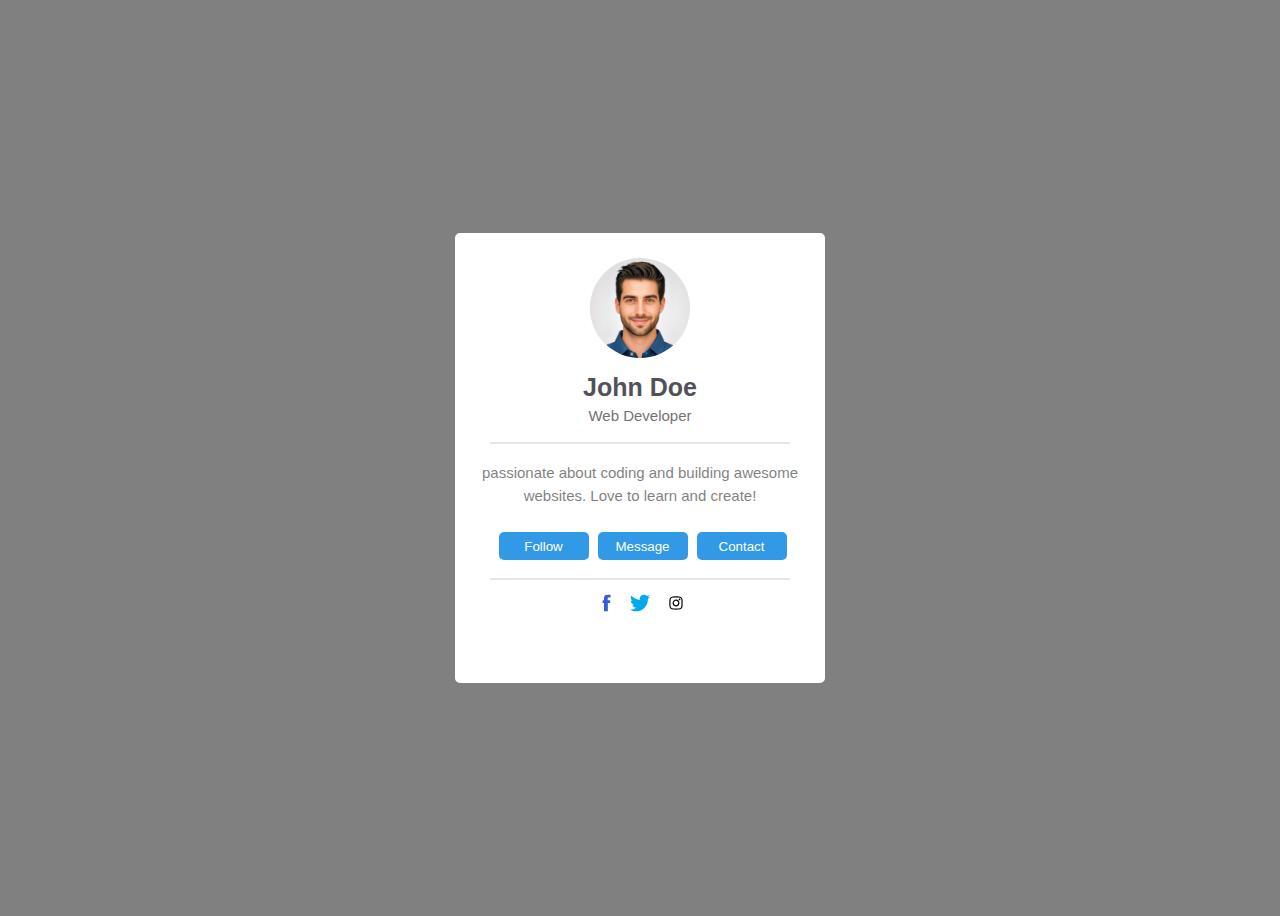
<file: day 1/index.html>
<!DOCTYPE html>
<html lang="en">
  <head>
    <meta charset="UTF-8" />
    <meta name="viewport" content="width=device-width, initial-scale=1.0" />
    <title>Document</title>
    <link rel="stylesheet" href="index.css" />
  </head>
  <body>
    <div id="container">
      <div id="column">
        <div id="profile-card">
          <img id="profile-pic" src="assets/profile.avif" alt="profile image" />
        </div>
        <p id="name">John Doe</p>
        <p id="profession">Web Developer</p>
        <hr />
        <p id="tagline">
          passionate about coding and building awesome websites. Love to learn
          and create!
        </p>
        <div>
          <button>Follow</button>
          <button>Message</button>
          <button>Contact</button>
        </div>
      </div>
      <hr />
      <div id="logo-container">
        <img class="logo" src="assets/facebook.svg" alt="facebook" />
        <img class="logo" src="assets/twitter.svg" alt="twitter" />
        <img class="logo" src="assets/instagram.svg" alt="instagram" />
      </div>
    </div>
  </body>
</html>
</file>
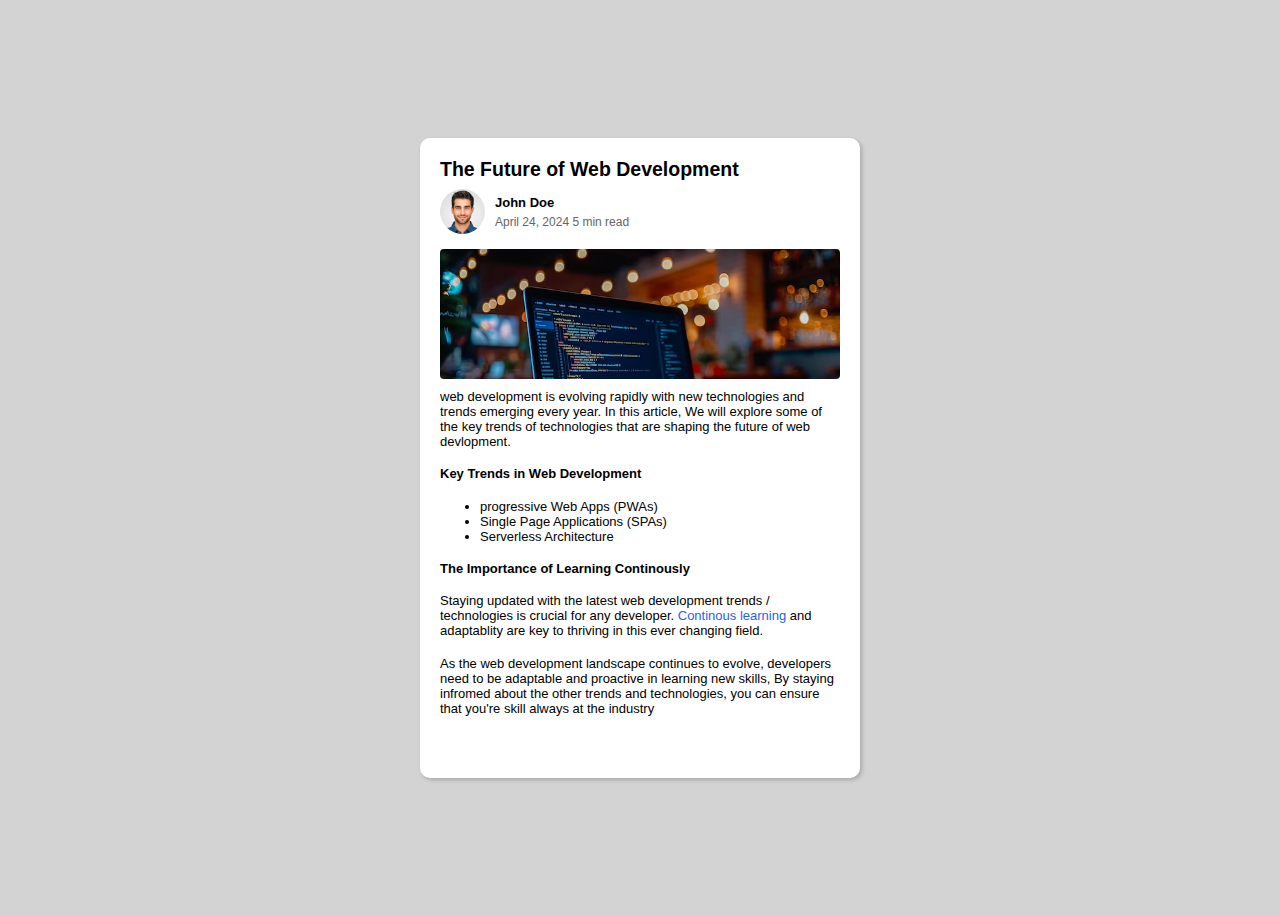
<file: day 2/index.html>
<!DOCTYPE html>
<html lang="en">
<head>
    <link rel="stylesheet" href="index.css">
    <meta charset="UTF-8">
    <meta name="viewport" content="width=device-width, initial-scale=1.0">
    <title>Document</title>
</head>
<body>
    <div id="container">
        <h2>
            The Future of Web Development
        </h2>
        <div id="subheading">
            <div id="profile-card">
                <img id="profile"src="assets/profile.avif" alt="profile">
            </div>
            <div>
                <p id="name">
                    John Doe
                </p>
                <p id="date">
                    April 24, 2024 5 min read
                </p>
            </div>
        </div>
        <div id="banner">
            <img id="banner-image" src="assets/coding.avif" alt="coding-banner">
        </div>
        <p>
            web development is evolving rapidly with new technologies and trends emerging every year. In this article, We will explore some of the key trends of technologies that are shaping the future of web devlopment.
        </p>
        <h4>
            Key Trends in Web Development
        </h4>
        <ul>
            <li>progressive Web Apps (PWAs)</li>
            <li>Single Page Applications (SPAs)</li>
            <li>Serverless Architecture</li>
        </ul>
        <h4>
            The Importance of Learning Continously
        </h4>
        <p id="paragraph1">
            Staying updated with the latest web development trends / technologies is crucial for any developer. <a href="">Continous learning</a> and adaptablity are key to thriving in this ever changing field.
        </p>
        <p>
            As the web development landscape continues to evolve, developers need to be adaptable and proactive in learning new skills, By staying infromed about the other trends and technologies, you can ensure that you're skill always at the industry
        </p>
    </div>
</body>
</html>
</file>
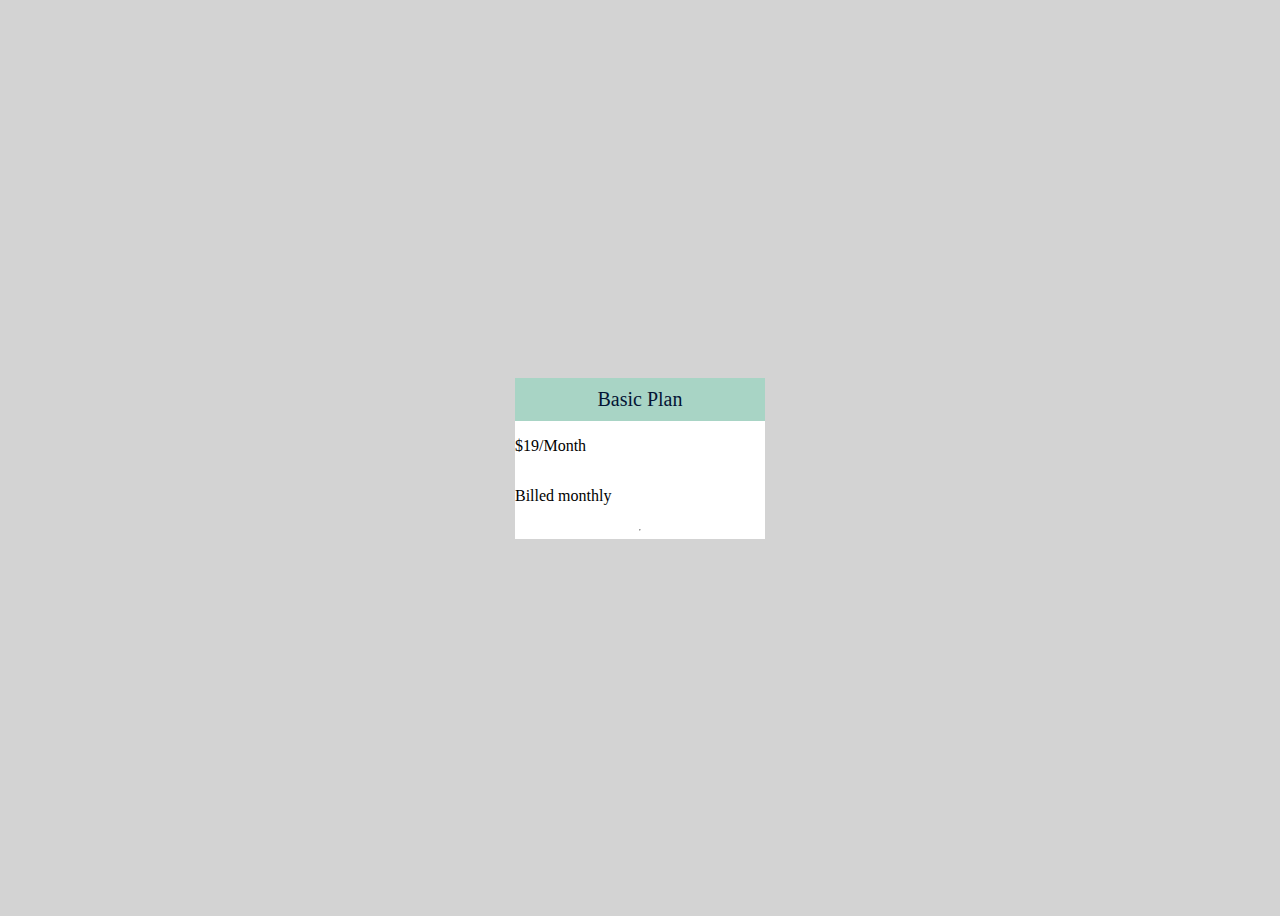
<file: day 3/index.html>
<!DOCTYPE html>
<html lang="en">
  <head>
    <link rel="stylesheet" href="index.css" />
    <meta charset="UTF-8" />
    <meta name="viewport" content="width=device-width, initial-scale=1.0" />
    <title>Document</title>
  </head>
  <body>
    <div id="container">
        <div id="heading">Basic Plan</div>
        <p>$19/Month</p>
        <p>Billed monthly</p>
        <hr>
        
    </div>
  </body>
</html>
</file>
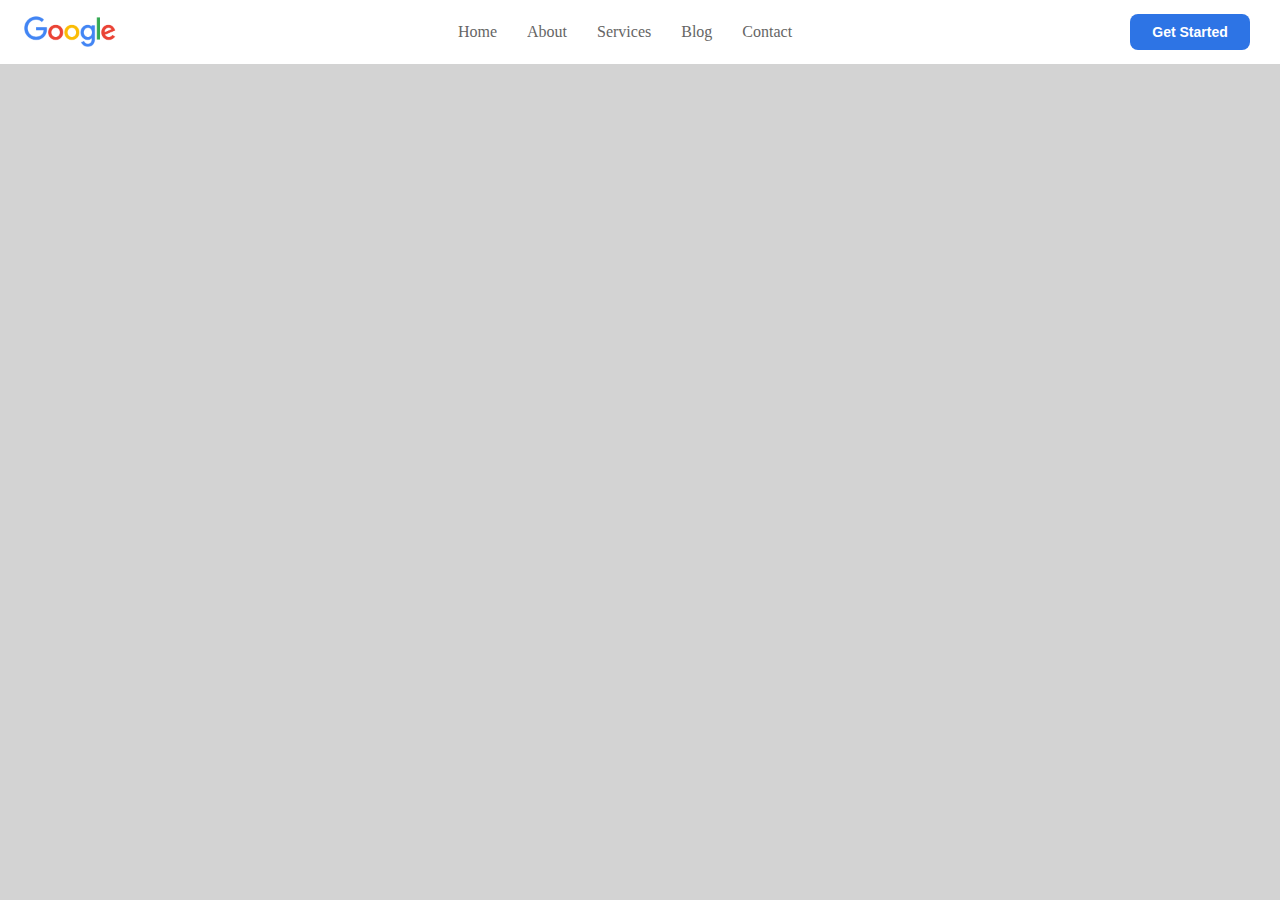
<file: day 4/index.html>
<!DOCTYPE html>
<html lang="en">
<head>
    <link rel="stylesheet" href="index.css">
    <meta charset="UTF-8">
    <meta name="viewport" content="width=device-width, initial-scale=1.0">
    <title>Document</title>
</head>
<body>
    <nav>
        <img src="assets/logo.png" alt="google logo">
        <ul>
            <li>Home</li>
            <li>About</li>
            <li>Services</li>
            <li>Blog</li>
            <li>Contact</li>
        </ul>
        <button>
            Get Started
        </button>
    </nav>
</body>
</html>
</file>
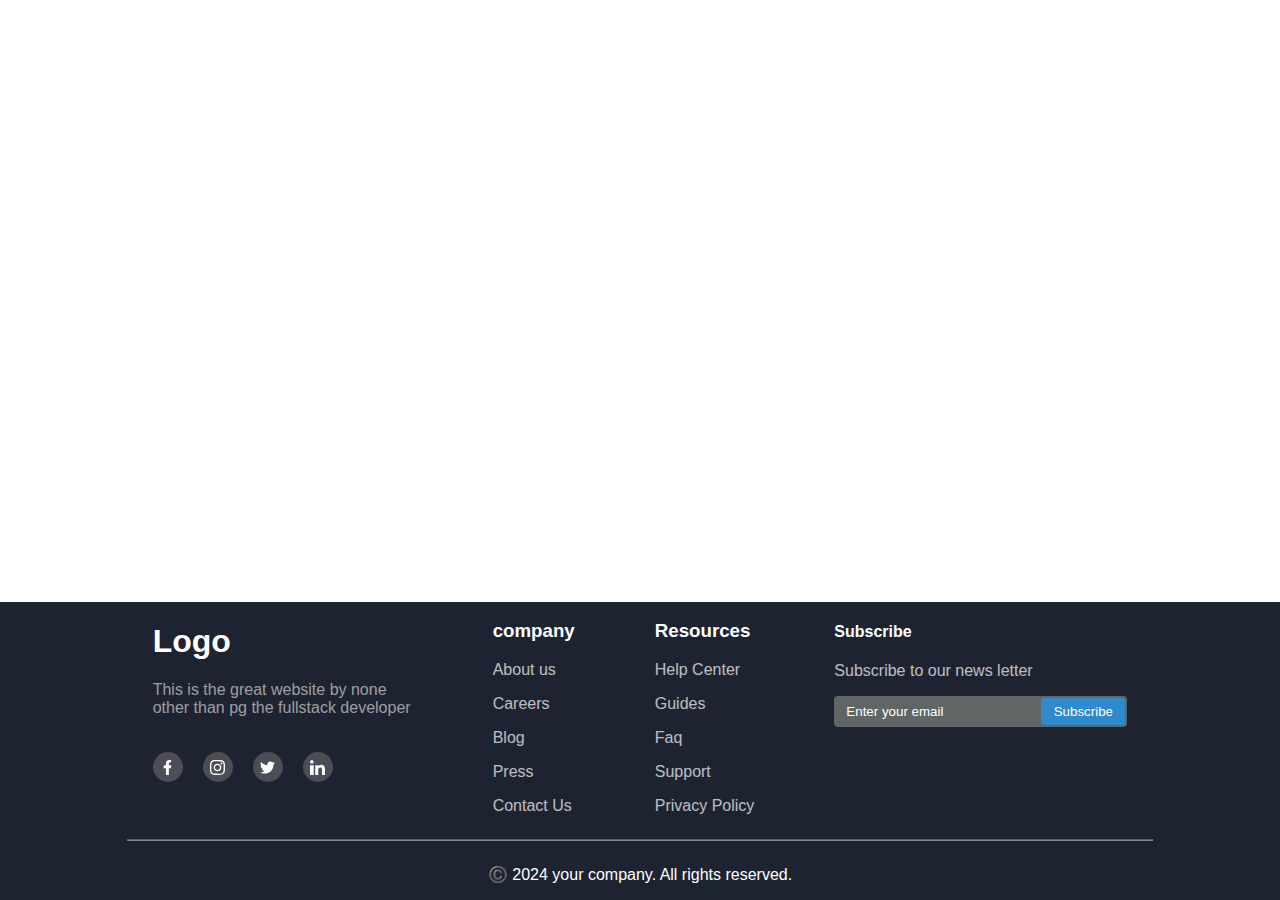
<file: day 5/index.html>
<!DOCTYPE html>
<html lang="en">
  <head>
    <link rel="stylesheet" href="index.css" />
    <meta charset="UTF-8" />
    <meta name="viewport" content="width=device-width, initial-scale=1.0" />
    <title>Footer</title>
  </head>
  <body>
    <main></main>
    <footer>
      <div id="outer-container">
        <div id="left-section">
          <h1>Logo</h1>
          <p id="tagline">
            This is the great website by none other than pg the fullstack
            developer
          </p>
          <div id="logos">
            <div class="iconbg"><img src="assets/facebook.svg" alt="" /></div>
            <div class="iconbg"><img src="assets/instagram.svg" alt="" /></div>
            <div class="iconbg"><img src="assets/twitter.svg" alt="" /></div>
            <div class="iconbg"><img src="assets/linkedin.svg" alt="" /></div>
          </div>
        </div>
        <div>
          <h3>company</h3>
          <div class="list">
            <p>About us</p>
            <p>Careers</p>
            <p>Blog</p>
            <p>Press</p>
            <p>Contact Us</p>
          </div>
        </div>
        <div>
          <h3>Resources</h3>
          <div class="list">
            <p>Help Center</p>
            <p>Guides</p>
            <p>Faq</p>
            <p>Support</p>
            <p>Privacy Policy</p>
          </div>
        </div>
        <div>
          <h4>Subscribe</h4>
          <p class="list">Subscribe to our news letter</p>
          <div class="inputbox">
            <input type="text" placeholder="Enter your email" >
             <button>Subscribe</button></div>
        </div>
      </div>
      <hr />
      <p>©️ 2024 your company. All rights reserved.</p>
    </footer>
  </body>
</html>
</file>
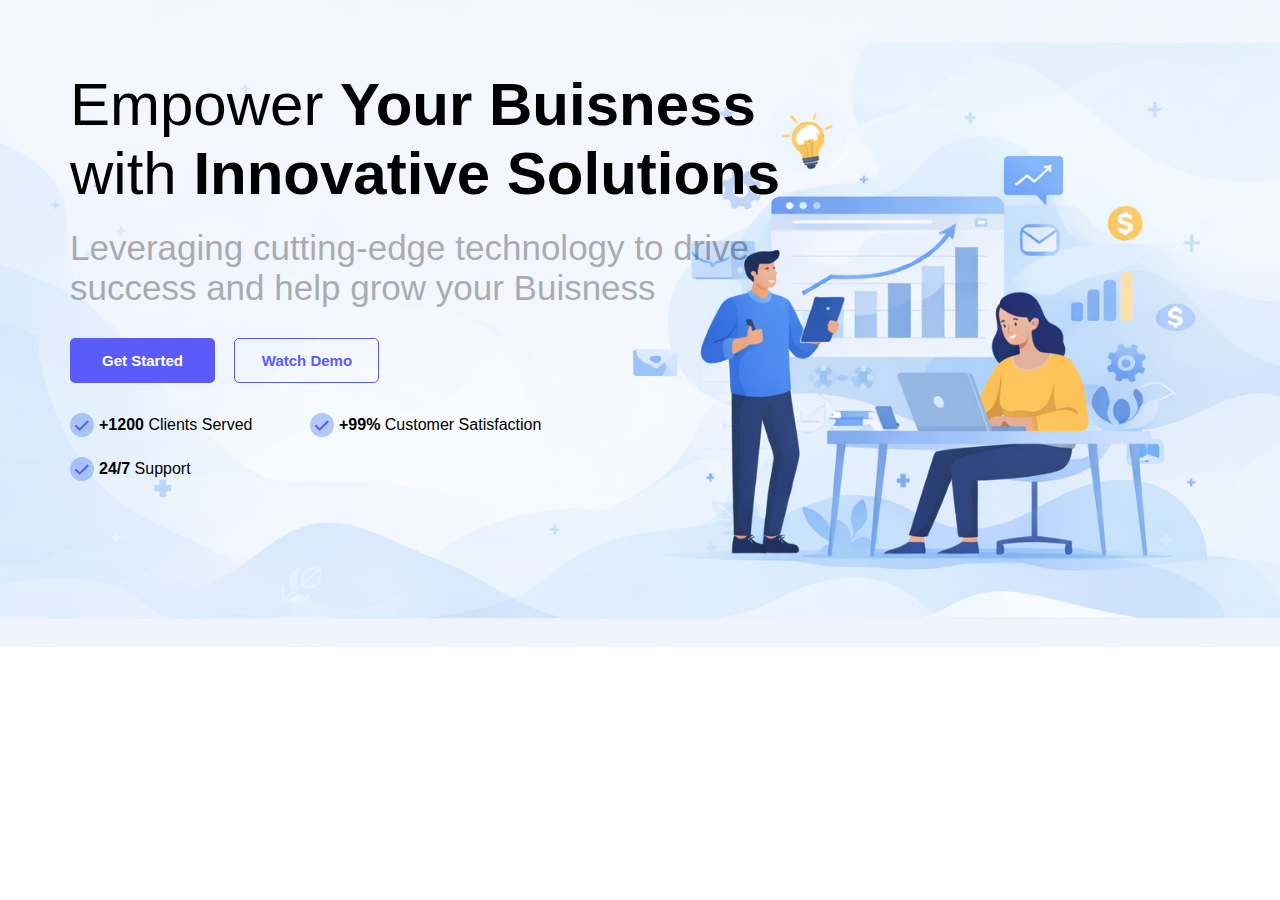
<file: day 6/index.html>
<!DOCTYPE html>
<html lang="en">
  <head>
    <link rel="stylesheet" href="index.css" />
    <meta charset="UTF-8" />
    <meta name="viewport" content="width=device-width, initial-scale=1.0" />
    <title>Document</title>
  </head>
  <body>
    <div class="hero">
      <div class="container">
        <p id="tagline">
          Empower <b>Your Buisness</b> with <b>Innovative Solutions</b>
        </p>
        <p class="subheading">
          Leveraging cutting-edge technology to drive success and help grow your
          Buisness
        </p>
        <div>
          <button id="getstarted">Get Started</button>
          <button id="watchdemo">Watch Demo</button>
        </div>
        <div class="info">
          <div class="features">
            <div class="iconbg">
              <img class="icon" src="assets/tick-svgrepo-com.svg" alt="" />
            </div>
            <p><b>+1200</b> Clients Served</p>
          </div>
          <div class="features">
            <div class="iconbg">
              <img class="icon" src="assets/tick-svgrepo-com.svg" alt="" />
            </div>
            <p><b>+99% </b>Customer Satisfaction</p>
          </div>
          <div class="features">
            <div class="iconbg">
              <img class="icon" src="assets/tick-svgrepo-com.svg" alt="" />
            </div>
            <p><b>24/7</b> Support</p>
          </div>
        </div>
      </div>
    </div>
  </body>
</html>
</file>
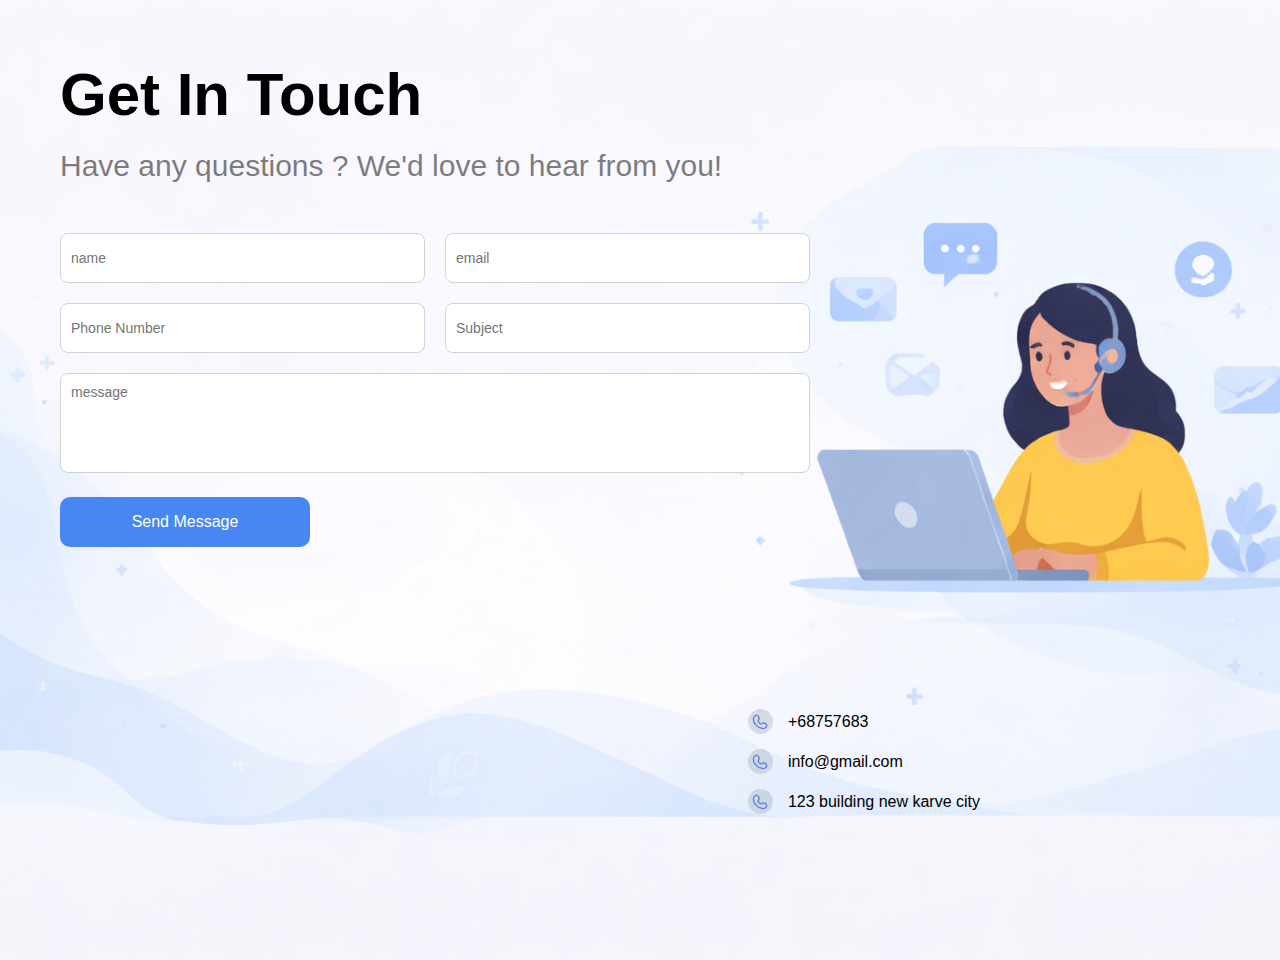
<file: day 7/index.html>
<!DOCTYPE html>
<html lang="en">
  <head>
    <link rel="stylesheet" href="index.css" />
    <meta charset="UTF-8" />
    <meta name="viewport" content="width=device-width, initial-scale=1.0" />
    <title>Document</title>
  </head>
  <body>
    <div class="container">
      <div class="queryform">
        <h1 id="tagline">Get In Touch</h1>
        <h5 id="subheading">
          Have any questions ? We'd love to hear from you!
        </h5>
        <div class="inputfields">
          <input class="fields" type="text" placeholder="name" />
          <input class="fields" type="text" placeholder="email" />
          <input class="fields" type="text" placeholder="Phone Number" />
          <input class="fields" type="text" placeholder="Subject" />
        </div>
        <textarea name="message" id="message" placeholder="message"></textarea>
        <button>Send Message</button>
      </div>
      <div class="list">
        <ul>
          <li>
            <div class="list-item">
              <div class="iconbg">
                <img class="list-icon" src="assets/phone.svg" alt="" />
              </div>
              +68757683
            </div>
          </li>
          <li>
            <div class="list-item">
              <div class="iconbg">
                <img class="list-icon" src="assets/phone.svg" alt="" />
              </div>
              info@gmail.com
            </div>
          </li>
          <li>
            <div class="list-item">
              <div class="iconbg">
                <img class="list-icon" src="assets/phone.svg" alt="" />
              </div>
              123 building new karve city
            </div>
          </li>
        </ul>
      </div>
    </div>
  </body>
</html>
</file>
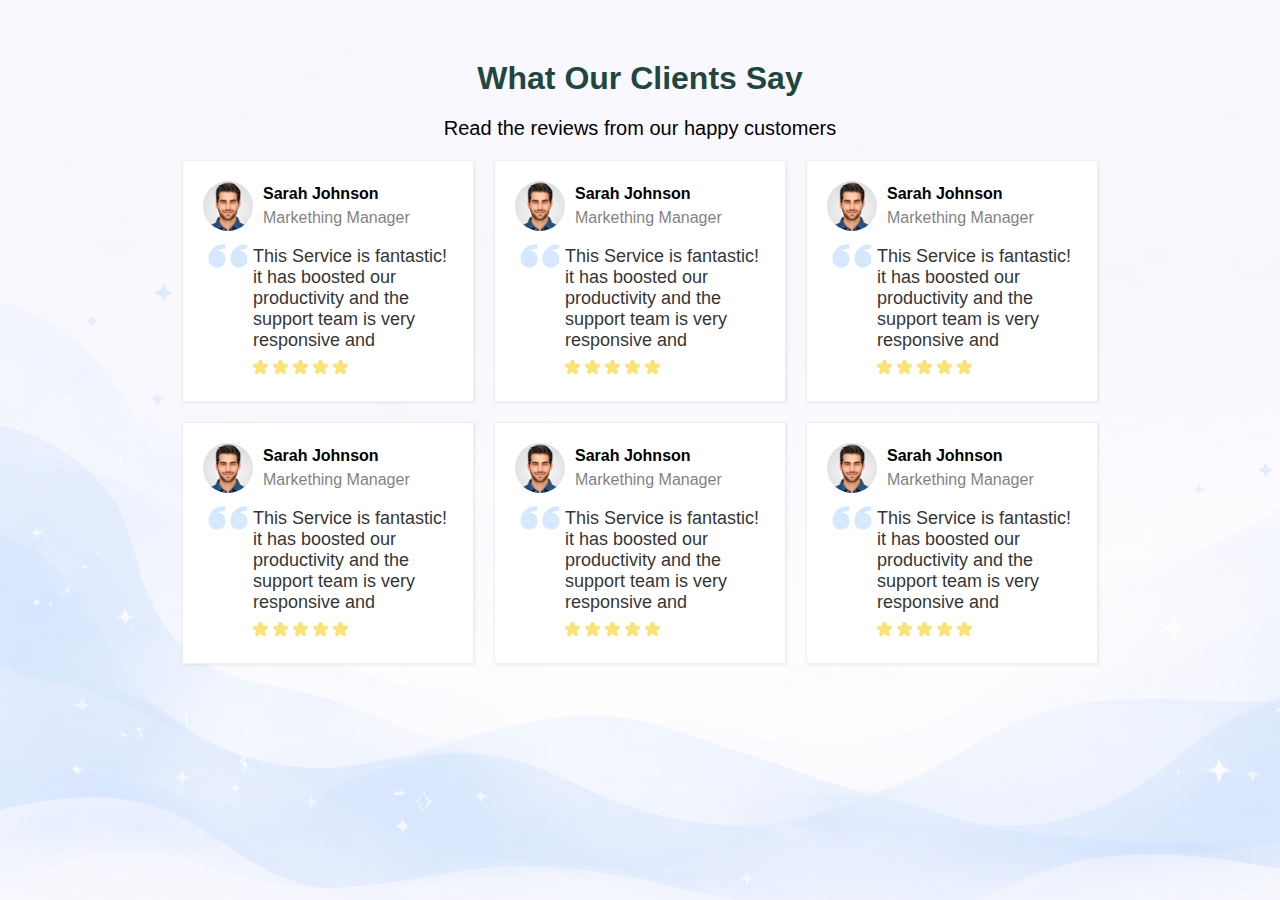
<file: day 8/index.html>
<!DOCTYPE html>
<html lang="en">
  <head>
    <link rel="stylesheet" href="index.css" />
    <meta charset="UTF-8" />
    <meta name="viewport" content="width=device-width, initial-scale=1.0" />
    <title>Document</title>
  </head>
  <body>
    <div class="container">
      <h1 class="heading">What Our Clients Say</h1>
      <h4 class="subheading">Read the reviews from our happy customers</h4>
      <div class="grid">
        <div class="card">
          <div class="top-section">
            <div class="profile-card">
              <img class="profile-image" src="assets/profile.avif" alt="" />
            </div>
            <div>
              <p class="name">Sarah Johnson</p>
              <p class="post">Markething Manager</p>
            </div>
          </div>
          <div class="bottom-section">
            <div><img class="quotes" src="assets/quotes.svg" alt="" /></div>
            <div class="review">
              This Service is fantastic! it has boosted our productivity and the
              support team is very responsive and
              <div class="stars">
                <img class="star" src="assets/star.svg" alt="" />
                <img class="star" src="assets/star.svg" alt="" />
                <img class="star" src="assets/star.svg" alt="" />
                <img class="star" src="assets/star.svg" alt="" />
                <img class="star" src="assets/star.svg" alt="" />
              </div>
            </div>
          </div>
        </div>
        <div class="card">
          <div class="top-section">
            <div class="profile-card">
              <img class="profile-image" src="assets/profile.avif" alt="" />
            </div>
            <div>
              <p class="name">Sarah Johnson</p>
              <p class="post">Markething Manager</p>
            </div>
          </div>
          <div class="bottom-section">
            <div><img class="quotes" src="assets/quotes.svg" alt="" /></div>
            <div class="review">
              This Service is fantastic! it has boosted our productivity and the
              support team is very responsive and
              <div class="stars">
                <img class="star" src="assets/star.svg" alt="" />
                <img class="star" src="assets/star.svg" alt="" />
                <img class="star" src="assets/star.svg" alt="" />
                <img class="star" src="assets/star.svg" alt="" />
                <img class="star" src="assets/star.svg" alt="" />
              </div>
            </div>
          </div>
        </div>
        <div class="card">
          <div class="top-section">
            <div class="profile-card">
              <img class="profile-image" src="assets/profile.avif" alt="" />
            </div>
            <div>
              <p class="name">Sarah Johnson</p>
              <p class="post">Markething Manager</p>
            </div>
          </div>
          <div class="bottom-section">
            <div><img class="quotes" src="assets/quotes.svg" alt="" /></div>
            <div class="review">
              This Service is fantastic! it has boosted our productivity and the
              support team is very responsive and
              <div class="stars">
                <img class="star" src="assets/star.svg" alt="" />
                <img class="star" src="assets/star.svg" alt="" />
                <img class="star" src="assets/star.svg" alt="" />
                <img class="star" src="assets/star.svg" alt="" />
                <img class="star" src="assets/star.svg" alt="" />
              </div>
            </div>
          </div>
        </div>
        <div class="card">
          <div class="top-section">
            <div class="profile-card">
              <img class="profile-image" src="assets/profile.avif" alt="" />
            </div>
            <div>
              <p class="name">Sarah Johnson</p>
              <p class="post">Markething Manager</p>
            </div>
          </div>
          <div class="bottom-section">
            <div><img class="quotes" src="assets/quotes.svg" alt="" /></div>
            <div class="review">
              This Service is fantastic! it has boosted our productivity and the
              support team is very responsive and
              <div class="stars">
                <img class="star" src="assets/star.svg" alt="" />
                <img class="star" src="assets/star.svg" alt="" />
                <img class="star" src="assets/star.svg" alt="" />
                <img class="star" src="assets/star.svg" alt="" />
                <img class="star" src="assets/star.svg" alt="" />
              </div>
            </div>
          </div>
        </div>
        <div class="card">
          <div class="top-section">
            <div class="profile-card">
              <img class="profile-image" src="assets/profile.avif" alt="" />
            </div>
            <div>
              <p class="name">Sarah Johnson</p>
              <p class="post">Markething Manager</p>
            </div>
          </div>
          <div class="bottom-section">
            <div><img class="quotes" src="assets/quotes.svg" alt="" /></div>
            <div class="review">
              This Service is fantastic! it has boosted our productivity and the
              support team is very responsive and
              <div class="stars">
                <img class="star" src="assets/star.svg" alt="" />
                <img class="star" src="assets/star.svg" alt="" />
                <img class="star" src="assets/star.svg" alt="" />
                <img class="star" src="assets/star.svg" alt="" />
                <img class="star" src="assets/star.svg" alt="" />
              </div>
            </div>
          </div>
        </div>
        <div class="card">
          <div class="top-section">
            <div class="profile-card">
              <img class="profile-image" src="assets/profile.avif" alt="" />
            </div>
            <div>
              <p class="name">Sarah Johnson</p>
              <p class="post">Markething Manager</p>
            </div>
          </div>
          <div class="bottom-section">
            <div><img class="quotes" src="assets/quotes.svg" alt="" /></div>
            <div class="review">
              This Service is fantastic! it has boosted our productivity and the
              support team is very responsive and
              <div class="stars">
                <img class="star" src="assets/star.svg" alt="" />
                <img class="star" src="assets/star.svg" alt="" />
                <img class="star" src="assets/star.svg" alt="" />
                <img class="star" src="assets/star.svg" alt="" />
                <img class="star" src="assets/star.svg" alt="" />
              </div>
            </div>
          </div>
        </div>
      </div>
    </div>
  </body>
</html>
</file>
<file: day 1/index.css>
p {
  margin: 0px;
  padding: 0px;
  text-align: center;
  font-family: Arial, Helvetica, sans-serif;
}
body {
  display: flex;
  background-color: gray;
  justify-content: center;
  align-items: center;
  height: 100vh;
}

#container {
  padding: 10px;
  height: 430px;
  width: 350px;
  background-color: white;
  border-radius: 5px;
}

#column {
  display: flex;
  flex-direction: column;
  align-items: center;
}

#profile-card {
  display: flex;
  height: 100px;
  width: 100px;

  border-radius: 100%;
  align-items: center;
  justify-content: center;
  color: wheat;
  margin-top: 15px;
  overflow: hidden;
}

#profile-pic {
  height: 100px;
  width: 100px;
  object-fit: contain;
}

hr {
  width: 85%;
  border: 1px solid black;
  opacity: 0.1;
}

.logo {
  height: 20px;
  width: 20px;
  margin: 5px 8px;
}

#name {
  font-family: Arial, Helvetica, sans-serif;
  font-weight: 600;
  font-size: 25px;
  margin-top: 15px;
  margin-bottom: 5px;
  color: rgb(64, 63, 73);
  opacity: 0.9;
}

#profession {
  font-weight: 100;
  color: rgb(81, 78, 78);
  opacity: 0.8;
  font-size: 15px;
  margin-bottom: 10px;
}

#tagline {
  opacity: 0.5;
  font-size: 15px;
  padding: 10px;
  line-height: 1.5;
  margin-bottom: 15px;
}
button {
  color: white;
  background-color: rgb(50, 153, 231);
  border: none;
  border-radius: 5px;
  width: 90px;
  margin-left: 5px;
  height: 28px;
  margin-bottom: 10px;
}

#logo-container {
  display: flex;
  justify-content: center;
}
</file>
<file: day 2/index.css>
body {
  background-color: lightgray;
  height: 100vh;
  display: flex;
  justify-content: center;
  align-items: center;
  font-family: Arial, Helvetica, sans-serif;
  font-size: 13px;
}
p{
  margin: 0px;
  padding: 0px;
}
h2{
  margin: 0px;
  padding: 0px;
  margin-bottom: 8px ;
}
#container {
  height: 600px;
  width: 400px;
  background-color: white;
  border-radius: 10px;
  padding: 20px;
  box-shadow: 2px 2px 4px rgba(0, 0, 0, 0.2);
}


#profile{
  height: 45px;
  width: 45px;
}

#subheading{
  display: flex;
  align-items: center;
  margin-bottom: 10px;
}

#banner{
  overflow: hidden;
  height: 130px;
  margin-top: 15px;
  border-radius: 4px;
  overflow: hidden;
  margin-bottom: 10px;
}

#banner-image{
  height: 270px;
  
}

#profile-card{
  border-radius: 100%;
  height: 45px;
  width: 45px;
  overflow: hidden;
  margin-right:10px ;
}

#name{
  font-weight: 600;
  margin-bottom: 5px;
}

#paragraph1{
  margin-bottom: 18px;
}

a {
  color: #2563eb;
  text-decoration: none;
}

a:hover {
  text-decoration: underline;
}

#date {
  font-size: 12px;
  color: #666;
}
</file>
<file: day 3/index.css>
body{
    background-color: lightgray;
    display: flex;
    justify-content: center;
    align-items: center;
    height: 100vh;
}

#container{
    display: flex;
    flex-direction:column;
    width: 250px;
    background-color: white;
}

#heading{
    display: flex;
    color: rgb(4, 21, 53);
    background-color: rgb(168, 212, 197);
    justify-content: center;
    padding: 10px;
    font-size: 20px;
}
</file>
<file: day 4/index.css>
body{
    background-color: lightgray;
    padding: 0px;
    margin: 0px;
    font-family: 'Inter';
}

img{
   width: 100px;
   margin-left: 20px;
}

nav{
    height: 64px;
    display: flex;
    align-items: center;
    background-color: white;
    
}

ul{
    padding: 0px 40px;
    display: flex;
    list-style: none;
    justify-content: center;
    gap: 30px;
    flex: 1;
}
li{
    color: rgb(84, 84, 84);
    font-weight: 500;
    opacity: 0.9;
}

li:hover{
    color: rgb(93, 119, 251);
    text-decoration: underline;
    text-underline-offset: 6px;
    cursor: pointer;
}

button{
    width: 120px;
    margin-right: 30px;
    color: white;
    background-color: rgb(45, 116, 229);
    border: none;
    padding: 10px;
    font-weight:600 ;
    border-radius: 8px;
    font-size: 14px;
}

button:hover {
  background-color: rgb(30, 96, 210);
  cursor: pointer;
}

button:active {
  transform: scale(0.96);
}
li:active {
  color: rgb(45, 116, 229);
}
</file>
<file: day 5/index.css>
footer {
  display: flex;
  flex-direction: column;
  color: white;
  background-color: rgb(30 35 49);
  align-items: center;
}

body {
  display: flex;
  flex-direction: column;
  min-height: 100vh;
  margin: 0;
  font-family: Arial, Helvetica, sans-serif;
}

main {
  flex: 1;
}

img {
  height: 15px;
}

hr {
  color: white;
  width: 80%;
  max-width: 1100px;
  opacity: 0.5;
}

#outer-container {
  display: flex;
  gap: 80px;
  width: 100%;
  justify-content: center;
}

#left-section {
  width: 260px;
}

#tagline {
  color: lightgray;
  opacity: 0.7;
}

#logos {
  display: flex;
  gap: 20px;
  width: 100%;
  margin-top: 35px;
}

.iconbg {
  background-color: rgb(123 122 121 / 50%);
  height: 30px;
  width: 30px;
  display: flex;
  align-items: center;
  justify-content: center;
  border-radius: 50%;
}


.list{
  opacity: 0.7;
}

.inputbox{
  display: flex;
  align-items: center;
  gap: 16px;
  background-color: #606666;
  padding: 2px 2px;
  padding-left: 10px;
  font-size: 12px;
  border-radius: 4px;
}

button{
  color: white;
  background-color: #2f89cd;
  border-radius: 2px;
  height: 27px;
  width: 84px;
  border: none;
}
input{
  background:none;
  color: white;
  border: none;
}

input::placeholder{
  color: white;
}
</file>
<file: day 6/index.css>
body {
  margin: 0px;
  font-family: Arial, Helvetica, sans-serif;
}
p {
  margin: 0px;
}
.hero {
  height: 647px;
  background-image: url(assets/backdrop.png);
  background-position: center;
  background-size: cover;
  background-repeat: no-repeat;
  overflow: hidden;
}

img {
  width: 100%;
  height: 100%;
  object-fit: cover;
  object-position: center;
}
.container {
  width: 800px;
  margin-left: 70px;
  margin-top: 70px;
}

#tagline {
  font-size: 60px;
}

.info {
  display: grid;
  grid-template-columns: 25% 1fr;
  margin-top: 10px;
  column-gap: 40px;
}

.subheading {
  font-size: 35px;
  opacity: 0.3;
  margin-top: 20px;
}

button {
  height: 45px;
  border: none;
  border-radius: 5px;
  margin-top: 30px;
  width: 145px;
  font-size: 15px;
  margin-right: 15px;
  font-weight: bold;
}

#getstarted {
  color: white;
  background-color: #5b5bfa;
}

#watchdemo {
  color: #5b5bfa;
  background-color: transparent;
  border: 1px solid #5b5bfa;
}


.icon{
  height: 20px;
  width: 20px;
}

.features{
  display: flex;
  align-items: center;
  margin-top: 20px;
}

.iconbg{
  background-color: rgba(107, 152, 241,0.5);
  height: 24px;
  width: 24px;
  display: flex;
  justify-content: center;
  align-items: center;
  border-radius: 50%;
  margin-right: 5px;
}
</file>
<file: day 7/index.css>
body{
    margin: 0px;
    padding: 0px;
    font-family: Arial, Helvetica, sans-serif;
}
input{
    margin: 0px;
    margin-top: 20px;
}
p,h1,h5{
    margin: 0px;
}
.container{
    background-image: url(assets/background.png);
    height: 100vh;
    background-position: center;
    background-repeat: no-repeat;
    background-size: cover;
    position: relative;
    padding-top: 60px;
    padding-left: 60px;
}


.list{
    position: absolute;
    bottom: 130px;
    right: 300px;
    
}
ul{
    list-style: none;
}

.inputfields{
    display: grid;
    grid-template-columns: 1fr 1fr;
    column-gap: 20px;
    margin-top: 30px;
}

.queryform{
    max-width: 750px;
}

#message{
    width: 100%;
}

input,
textarea {
    border: 1px solid lightgray;
    border-radius: 8px;
  width: 100%;
  box-sizing: border-box;
  padding: 10px;
  font-family: inherit;
  font-size: 14px;
}


#tagline{
    font-size: 60px;
}

#subheading{
    font-size: 30px;
    font-weight: 400;
    opacity: 0.5;
    margin-top: 20px;
}

.fields{
    height: 50px;
}

textarea{
    margin-top: 20px;
    height: 100px;
    resize: none;
}

button{
    width: 250px;
    margin-top: 20px;
    height: 50px;
    border: none;
    color: white;
    background-color: rgb(71, 134, 243);
    font-size: 16px;
    border-radius: 10px;
}

button:hover{
    background-color: rgb(77, 131, 223);
}

button:active{
    scale: 0.98;
}

.list-icon{
    height: 20px;
    width: 20px;
}

.list-item{
    display: flex;
    margin-top: 15px;
    align-items: center;
}

.iconbg{
    background-color: rgba(143, 157, 166, 0.3);
    height: 25px;
    width: 25px;
    display: flex;
    justify-content: center;
    align-items: center;
    border-radius: 50%;
    margin-right: 15px;
}
</file>
<file: day 8/index.css>
body,p,a,div,h1,h2,h3,h4,h5,h6{
    margin: 0;
    padding: 0;
}

body{
    font-family: Arial, Helvetica, sans-serif;
}

.container{
    background-image: url(assets/day8\ backdrop.png);
    height: 100vh;
    display: flex;
    flex-direction: column;
    align-items: center;
}

.profile-card{
    width: 50px;
    height: 50px;
    overflow: hidden;
    border-radius: 50%;
    margin-right: 10px;
}

.profile-image{
    width: 50px;
    height: 50px;
}

.quotes{
    height: 50px;
    width: 50px;
}

.heading{
    margin-top: 60px;
    color: rgb(31, 71, 61);
}

.subheading{
    font-weight: 500;
    font-size: 20px;
    margin-top: 20px;
}

.grid{
    margin-top: 20px;
    display: grid;
    grid-template-columns: 1fr 1fr 1fr;
    column-gap: 20px;
    row-gap: 20px;
}

.card{
    width: 250px;
    height: 200px;
    display: flex;
    flex-direction: column;
    background-color: white;
    padding: 20px;
    border: 1px solid rgba(215, 215, 215, 0.4);
    box-shadow: 1px 1px 3px rgb(85, 85, 85,0.1);
}

.top-section{
    display: flex;
    align-items: center;
}

.name{
    font-weight: bold;
}

.post{
    margin-top: 6px;
    opacity: 0.5;
}

.bottom-section{
    display: flex;
}

.review{
    margin-top: 15px;
    font-size: 18px;
    opacity: 0.8;
}

.stars{
    margin-top: 8px;
}
.star{
    height: 15px;
    width: 15px;
}
</file>
